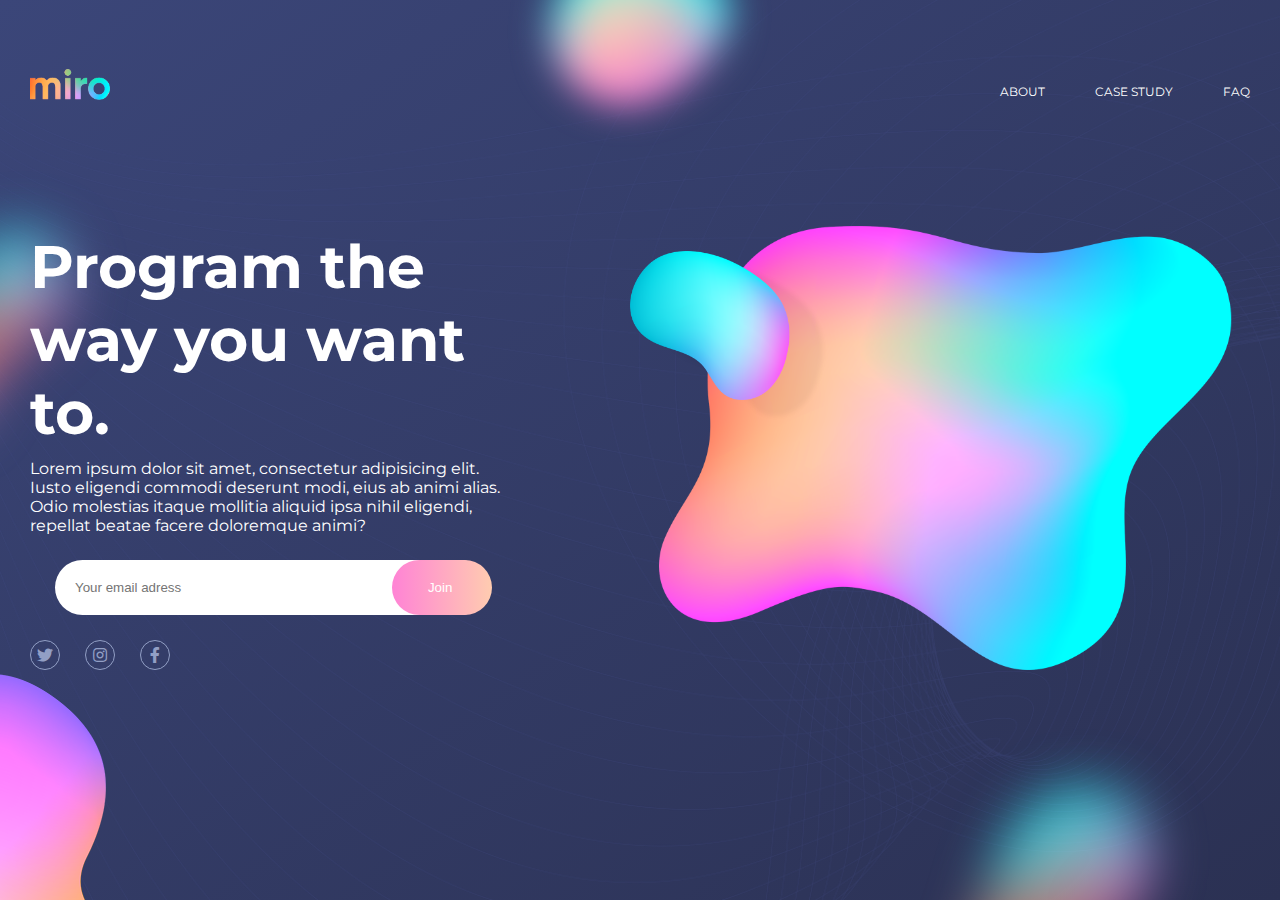
<file: index.html>
<!doctype html>
<html lang="en">
<head>
    <meta charset="UTF-8">
    <meta name="viewport"
          content="width=device-width, user-scalable=no, initial-scale=1.0, maximum-scale=1.0, minimum-scale=1.0">
    <meta http-equiv="X-UA-Compatible" content="ie=edge">
    <title>Demo</title>
    <!--Font Awesome-->
    <link rel="stylesheet" href="https://cdnjs.cloudflare.com/ajax/libs/font-awesome/5.15.1/css/all.min.css">
    <link rel="stylesheet" href="styles.css">
    <link rel="preconnect" href="https://fonts.googleapis.com">
<link rel="preconnect" href="https://fonts.gstatic.com" crossorigin>
<link href="https://fonts.googleapis.com/css2?family=Montserrat:wght@100&display=swap" rel="stylesheet">
</head>
<body>
        <header>
            <div class="container">
                <nav class="nav">
                    <a href="index.html" class="logo-box hue-shift"><img src="logo.png" alt="" class="logo"></a>
                    <ul class="nav-list">
                        <li class="nav-item">
                            <a href="#" class="nav-link">About</a>
                        </li>
                        <li class="nav-item">
                            <a href="#" class="nav-link">Case Study</a>
                        </li>
                        <li class="nav-item">
                            <a href="#" class="nav-link">FAQ</a>
                        </li>
                    </ul>
                </nav>
            </div>
        </header>
        <section class="landing-page">
            <div class="container">
                <div class="content">
                    <div class="content-details">
                        <h1 class="title">Program the way you want to.</h1>
                        <p class="description" >
                            Lorem ipsum dolor sit amet, consectetur adipisicing elit. Iusto eligendi commodi deserunt modi, eius ab animi alias. Odio molestias itaque mollitia aliquid ipsa nihil eligendi, repellat beatae facere doloremque animi?
                        </p>
                        <div class="search">
                            <input type="text" class="search-bar" placeholder="Your email adress" required >
                            <input type="button" class="search-btn hue-shift" value="Join ">
                        </div>
                        <div class="sm-list">
                            <a href="#" class="sm-link"><i class="fab fa-twitter"></i></a>
                            <a href="#" class="sm-link"><i class="fab fa-instagram"></i></a>
                            <a href="#" class="sm-link"><i class="fab fa-facebook-f"></i></a>
                        </div>
                    </div>
                    <div class="image-group hue-shift">
                        <img src="liq-5.png" alt="" class="blob-large">
                        <img src="liq-4.png" alt="" class="blob-bean">
                    </div>
                </div>
            </div>
            <img src="liq-1.png" alt="" class="blob blob-1 hue-shift">
            <img src="liq-2.png" alt="" class="blob blob-2 hue-shift">
            <img src="liq-3.png" alt="" class="blob blob-3 hue-shift">
            <img src="liq-6.png" alt="" class="blob blob-4 hue-shift">
        </section>
</body>
</html>
</file>
<file: styles.css>
/*Base*/
*{
    margin: 0;
    padding: 0;
    box-sizing: border-box ;
}
html{
    font-size: 62.5%;
}
body{
    font-size: 1.6rem ;
    font-family: 'Montserrat', sans-serif;
}
a{
    text-decoration: none;
}
img{
    max-width: 100%;
}
header{
    position: absolute;
    top: 0;
    left: 0;
    z-index: 1000;
    width: 100%;

}
.container{
    max-width: 125rem;
    margin: 0 auto;
    padding:  0 1.5rem;
}
.nav{
    height: 10rem;
    display: flex;
    align-items: flex-end;
    justify-content: space-between;
}
.nav-list{
    display: flex;
    list-style: none;
}
.nav-item{
    margin-right: 5rem ;
}
.nav-item:last-child{
    margin-right: 0;
}
.nav-link{
    font-size: 1.2rem;
    text-transform: uppercase;
    color: #ffff;
    transition: opacity .3s;
}
.nav-link:hover{
    opacity: .6;

}
.logo{
    display: block;
    width: 8rem;
}



.landing-page{
    width: 100%;
    min-height: 100vh;
    background-image: linear-gradient(to bottom right, #3B4679,#2B3153);
    position: relative;
    overflow: hidden ;
    display: flex;
    align-items: center;
    z-index: 1;
}
.landing-page::before{
    content: "";
    position: absolute;
    top: 0;
    left: 0;
    width: inherit;
    height: 100vh;
    background-image: url(bg-pat.png);
    background-size: cover;
    opacity: 0.4;
    z-index: -1;
}
.content{
    display: grid;
    grid-template-columns: 1fr 1fr;
    align-items: center;
}
.content-details{
    max-width: 80%;
}
.title{
    font-size: 6rem;
    color: #ffff;
    margin-bottom: 1rem;
}
.description{
    font-size: #929FC5;
    color: #ffff;
    margin-bottom: 2.5rem;
}
.search{
    margin: 2.5rem;
}
.search input{
    border: none;
    border-radius: 5rem;
    padding: 2rem;
    outline: none;
}
.search-bar{
    width: calc(100% - 0.5rem);

}
.search-btn{
    width:10rem;
    background-image:linear-gradient(to right,#FF83D5,#FFCCB0);
    color: #ffff;
    cursor: pointer;
    margin-left: -10rem;
}
.search-btn:hover{
    background-image:linear-gradient(to left,#FF83D5,#FFCCB0);

}
.sm-list{
    display: flex;

}
.sm-link{
    color: #929FC5;
    width: 3rem;
    height: 3rem;
    border: 1px solid #929FC5;
    border-radius: 50%;
    display: flex;
    margin-right: 2.5rem;
}
.sm-link i{
    margin: auto;
}
.sm-link:hover{
    background-image: linear-gradient(to right,#A971FF,#00F0FF);
    color: #ffff;
}
.image-group{
    text-align: center;
    position: relative;
}
.blob-large{
    animation: move-up 2s alternate;
}
.blob-bean{
    position: absolute;
    top: 2.5rem;
    left: -1rem;
    z-index: 10;
    animation: move-down 2s alternate;

}
.blob{
    position: absolute;
    z-index: -1;

}
.blob-1{
    top: -11rem;
    left: 50%;
    transform: translateX(-50%);

}
.blob-2{
    top: 15rem;
    left: -17rem;
}
.blob-3{
    right: 5rem;
    bottom: -24rem;

}
.blob-4{
    left: -21rem;
    bottom: -17rem;
}
.hue-shift{
    animation: hue-shift 5s infinite alternate;
}

@keyframes move-up{
    from{
        transform: translateY(0);
    }
    to{
        transform: translateY(2rem);
    }
}
@keyframes move-down{
    from{
        transform: translateY(0);
    }
    to{
        transform: translateY(-2rem);
    }
}
@keyframes hue-shift{
    from{
        filter: hue-rotate(0);
    }
    to{
        filter: hue-rotate(360deg);
    }
}
@media screen and (max-width:768px){
    .nav{
        align-items: center;
    }
    .content{
        grid-template-columns: 1fr;
    }
    .content-details{
        order: 1;
        max-width: 100%;
    }
    .title{
        font-size: 3.5rem;
        
    }
    .description{
        font-size: 1.4rem;

    }
    .image-group{
        margin-top: 10rem;

    }
    .blob-large{
        width: 70%;
    }
    .blob-bean{
        width: 30%;
        top: -1rem;
        left:5rem;

    }
    .blob-1{
        display: none;
    }
    .blob-2{
        left: 30rem;
        bottom: -1rem;
        top: revert;
        width: 25%;
    }
    .blob-3{
        right: -3rem;
        bottom: -25rem;

    }
    .blob-4{
        display: none;
    }
}
@media screen and (max-width:700px){
    .nav{
        flex-direction: column;
        height: 5rem;
    }
    .logo-box{
        margin:2rem 0;

    }
    .nav-item{
        margin-right: 2.5rem;

    }
    .blob-2{
        display: none;
    }
    .blob-3{
        width: 50%;
        bottom: -10rem;
    }
}
</file>
